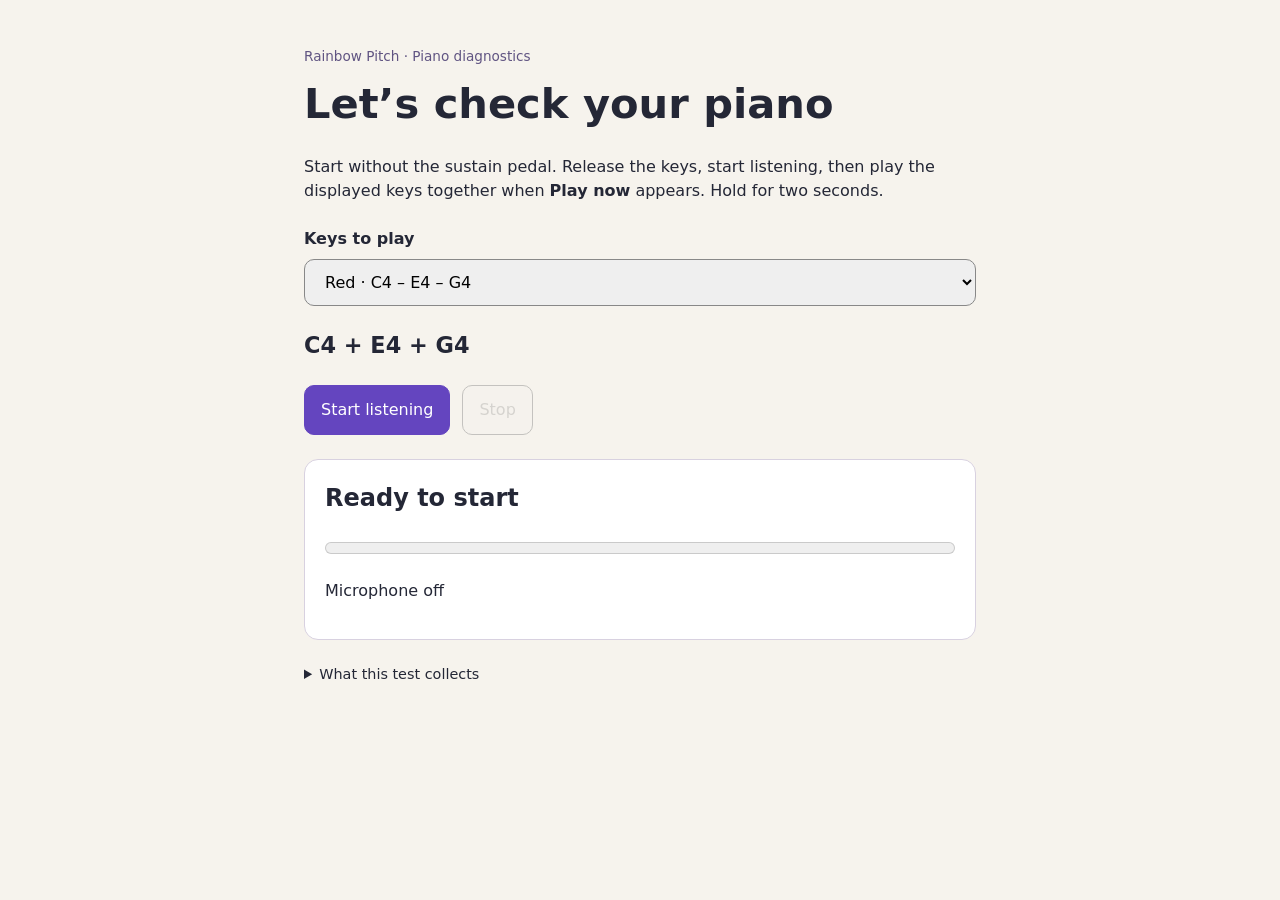
<file: tools/piano-calibration/index.html>
<!doctype html>
<html lang="en">
<head>
  <meta charset="utf-8">
  <meta name="viewport" content="width=device-width, initial-scale=1">
  <meta name="robots" content="noindex,nofollow">
  <meta http-equiv="Content-Security-Policy" content="default-src 'none'; script-src 'self'; style-src 'self'; connect-src 'none'; base-uri 'none'; form-action 'none'">
  <title>Piano recognition check — Rainbow Pitch</title>
  <link rel="stylesheet" href="calibration.css">
  <script src="../../js/data.js?calibration=3" defer></script>
  <script src="../../js/chord-detect.js?calibration=3" defer></script>
  <script src="../../js/fresh-chord-gate.js?calibration=3" defer></script>
  <script src="../../js/mic-capture.js?calibration=3" defer></script>
  <script src="calibration.js" defer></script>
</head>
<body>
  <main>
    <p class="eyebrow">Rainbow Pitch · Piano diagnostics</p>
    <h1>Let’s check your piano</h1>
    <p>Start without the sustain pedal. Release the keys, start listening, then play the displayed keys together when <strong>Play now</strong> appears. Hold for two seconds.</p>
    <label for="target">Keys to play</label>
    <select id="target"></select>
    <p id="notes" class="notes"></p>
    <div class="controls">
      <button id="start">Start listening</button>
      <button id="stop" disabled>Stop</button>
    </div>
    <section class="live" aria-label="Microphone test">
      <h2 id="status" role="status">Ready to start</h2>
      <meter id="level" min="0" max="1" value="0" aria-label="Microphone input level"></meter>
      <p id="input">Microphone off</p>
    </section>
    <section id="result" hidden>
      <h2>What happened</h2>
      <p id="outcome"></p>
      <pre id="summary"></pre>
      <button id="save">Save diagnostics</button>
    </section>
    <details>
      <summary>What this test collects</summary>
      <p>This uses the same recogniser as practice, with all 14 colour chords as candidates. The selected keys only label what you intended to play; they do not influence the answer. Each listen lasts up to 15 seconds.</p>
      <p>Frequency measurements and recognition results stay in memory in this tab. No audio recording, device identifiers, storage, or network upload is used. Save diagnostics downloads those measurements as JSON so a failed attempt can be replayed locally. Starting another listen replaces the previous attempt.</p>
    </details>
  </main>
</body>
</html>
</file>
<file: tools/piano-calibration/calibration.css>
:root { color-scheme: light dark; font-family: system-ui, sans-serif; line-height: 1.5; }
* { box-sizing: border-box; }
body { margin: 0; background: light-dark(#f6f3ed, #181921); color: light-dark(#242736, #f2f0ed); }
main { max-width: 720px; margin: auto; padding: 32px 24px; }
h1 { font-size: clamp(1.8rem, 5vw, 2.6rem); line-height: 1.15; margin-top: 8px; }
.eyebrow { font-size: .85rem; color: light-dark(#605482, #c4b2ed); }
label { display: block; font-weight: 650; margin-top: 24px; }
select, button { font: inherit; padding: 12px 16px; border-radius: 10px; border: 1px solid #888; }
select { width: 100%; margin-top: 8px; }
button { cursor: pointer; }
button:disabled { opacity: .45; cursor: default; }
#start { background: #6445bf; color: white; border-color: #6445bf; }
.controls { display: flex; gap: 12px; flex-wrap: wrap; }
.notes { font-size: 1.4rem; font-weight: 700; }
.live, #result { background: light-dark(white, #242530); border: 1px solid light-dark(#d8d1e0, #484653); padding: 20px; margin: 24px 0; border-radius: 14px; }
.live h2 { margin-top: 0; }
meter { width: 100%; height: 24px; }
pre { font: .9rem/1.6 ui-monospace, monospace; white-space: pre-wrap; overflow-wrap: anywhere; }
details { font-size: .9rem; }
[hidden] { display: none !important; }
</file>
